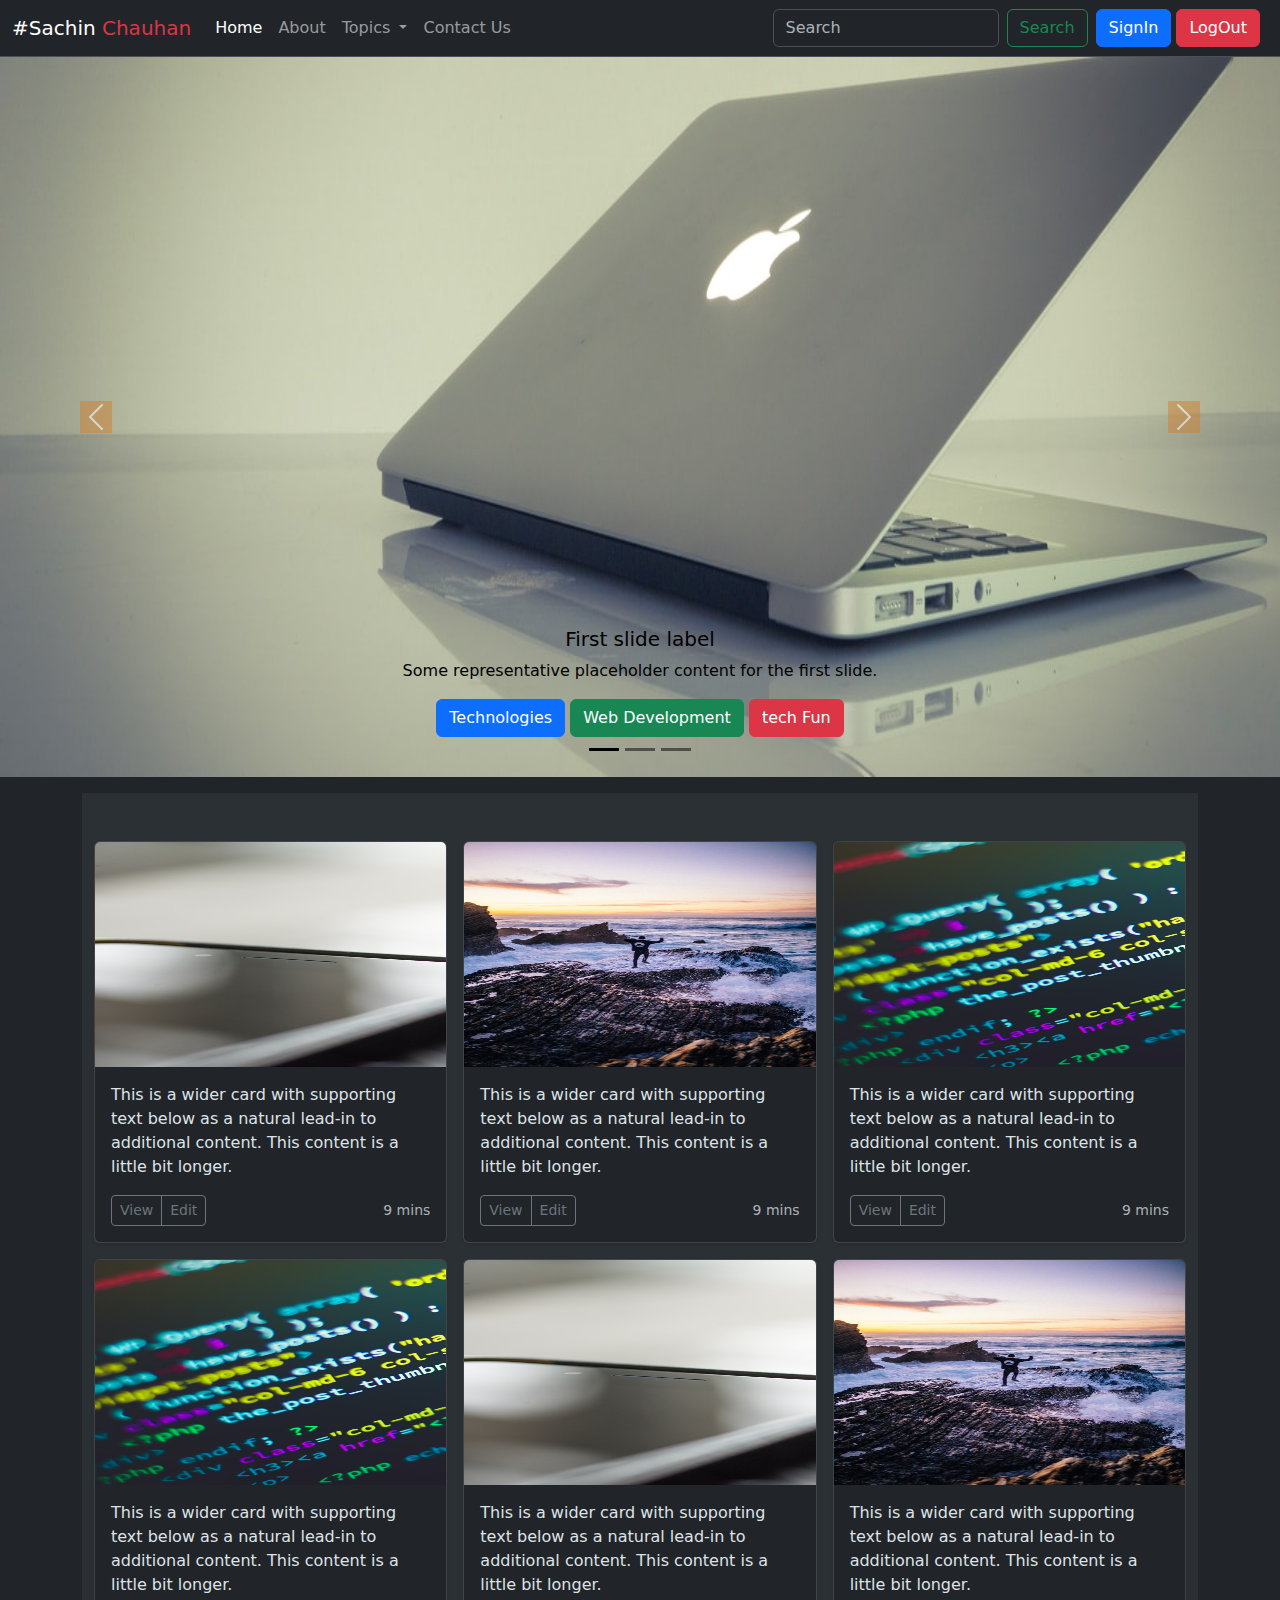
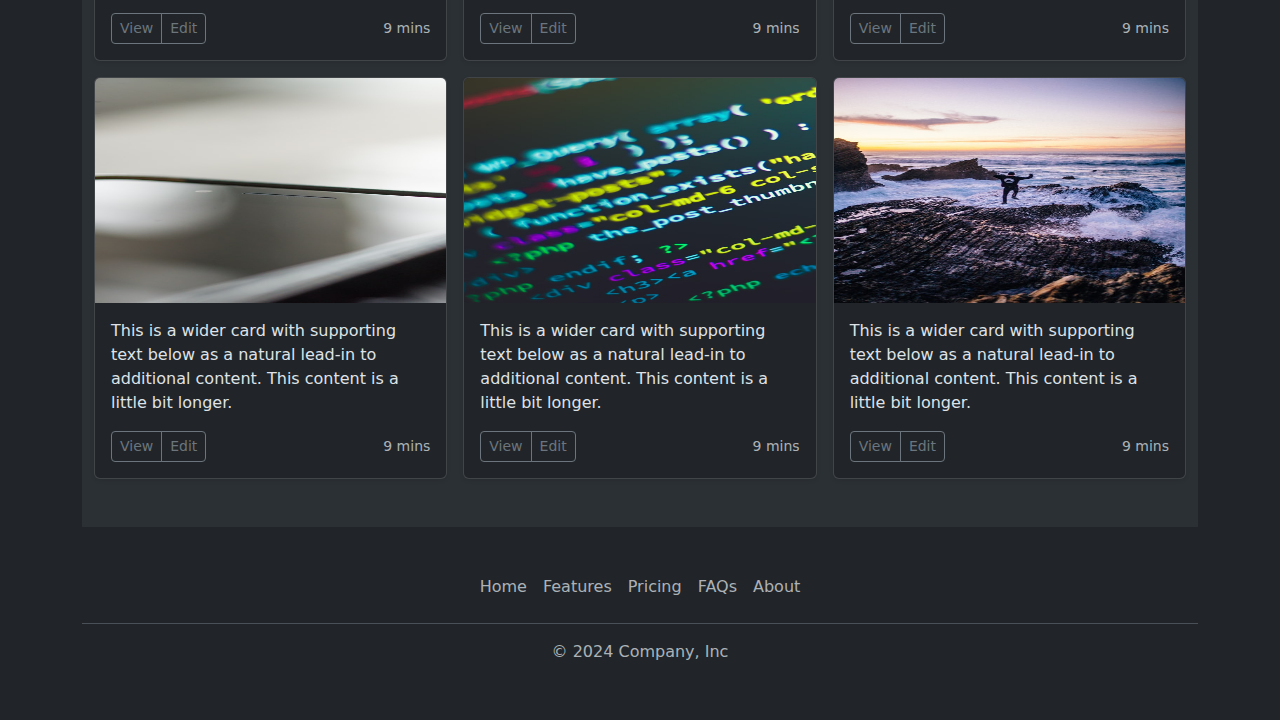
<file: index.html>
<!DOCTYPE html>
<html lang="en">
<head>
    <meta charset="UTF-8">
    <meta name="viewport" content="width=device-width, initial-scale=1.0">
    <title>Document</title>
    <link rel="stylesheet" href="css/bootstrap.css">
<link rel="stylesheet" href="css/style.css">
</head>
<body data-bs-theme="dark" id="bootstrap-overrides">

    <nav class="navbar navbar-expand-lg border-bottom bg-dark" data-bs-theme="dark">
        <div class="container-fluid">
          <a class="navbar-brand" href="#">#Sachin<span class="text-danger"> Chauhan</span></a>
          <button class="navbar-toggler" type="button" data-bs-toggle="collapse" data-bs-target="#navbarSupportedContent" aria-controls="navbarSupportedContent" aria-expanded="false" aria-label="Toggle navigation">
            <span class="navbar-toggler-icon"></span>
          </button>
          <div class="collapse navbar-collapse" id="navbarSupportedContent">
            <ul class="navbar-nav me-auto mb-2 mb-lg-0">
              <li class="nav-item">
                <a class="nav-link active" aria-current="page" href="./index10.html">Home</a>
              </li>
              <li class="nav-item">
                <a class="nav-link" href="./about.html">About</a>
              </li>
              <li class="nav-item dropdown">
                <a class="nav-link  dropdown-toggle" href="#" role="button" data-bs-toggle="dropdown" aria-expanded="false">
                  Topics
                </a>
                <ul class="dropdown-menu">
                  <li><a class="dropdown-item" href="#">Technologies</a></li>
                  <li><a class="dropdown-item" href="#">Web development</a></li>
                  <li><hr class="dropdown-divider"></li>
                  <li><a class="dropdown-item" href="#">Support</a></li>
                  <li><a class="dropdown-item" href="#">Write for us</a></li>
                </ul>
              </li>
              <!-- <li class="nav-item">
                <a class="nav-link disabled" aria-disabled="true">Disabled</a>
              </li> -->
              <li class="nav-item">
                <a class="nav-link" href="./contact.html">Contact Us</a>
              </li>
            </ul>
              <form class="d-flex" role="search">
                <input class="form-control me-2" type="search" placeholder="Search" aria-label="Search">
                <button class="btn btn-outline-success" type="submit">Search</button>
              </form>
              <div class="mx-2 ls">
                <button class="btn btn-primary" data-bs-toggle="modal" data-bs-target="#staticsignup">SignIn</button>
                <button class="btn btn-danger" data-bs-toggle="modal" data-bs-target="#staticlogout">LogOut</button>
              </div>
          </div>
        </div>
      </nav>
      
<!-- login modal -->
<div class="modal fade" id="staticsignup" data-bs-backdrop="static" data-bs-keyboard="false" tabindex="-1" aria-labelledby="staticBackdropLabel" aria-hidden="true">
<div class="modal-dialog modal-dialog-centered modal-dialog-scrollable" >
  <div class="modal-content">
    <div class="modal-header">
      <h1 class="modal-title fs-5" id="exampleModalCenteredScrollableTitle">Modal title</h1>
      <button type="button" class="btn-close" data-bs-dismiss="modal" aria-label="Close"></button>
    </div>
    <div class="modal-body">
      <p>This is some placeholder content to show a vertically centered modal. We've added some extra copy here to show how vertically centering the modal works when combined with scrollable modals. We also use some repeated line breaks to quickly extend the height of the content, thereby triggering the scrolling. When content becomes longer than the predefined max-height of modal, content will be cropped and scrollable within the modal.</p>
      <br><br><br><br><br><br><br><br><br><br>
      <p>Just like that.</p>
    </div>
    <div class="modal-footer">
      <button type="button" class="btn btn-secondary" data-bs-dismiss="modal">Close</button>
      <button type="button" class="btn btn-primary">Save changes</button>
    </div>
  </div>
</div>
</div>

<!-- logout modal -->
<div class="modal fade" id="staticlogout" data-bs-backdrop="static" data-bs-keyboard="false" tabindex="-1" aria-labelledby="staticBackdropLabel" aria-hidden="true">
  <div class="modal-dialog modal-dialog-centered modal-dialog-scrollable" >
    <div class="modal-content">
      <div class="modal-header">
        <h1 class="modal-title fs-5" id="exampleModalCenteredScrollableTitle">Modal title</h1>
        <button type="button" class="btn-close" data-bs-dismiss="modal" aria-label="Close"></button>
      </div>
      <div class="modal-body">
        <p>This is some placeholder content to show a vertically centered modal. We've added some extra copy here to show how vertically centering the modal works when combined with scrollable modals. We also use some repeated line breaks to quickly extend the height of the content, thereby triggering the scrolling. When content becomes longer than the predefined max-height of modal, content will be cropped and scrollable within the modal.</p>
        <br><br><br><br><br><br><br><br><br><br>
        <p>Just like that.</p>
      </div>
      <div class="modal-footer">
        <button type="button" class="btn btn-secondary" data-bs-dismiss="modal">Close</button>
        <button type="button" class="btn btn-primary">Save changes</button>
      </div>
    </div>
  </div>
  </div>







      <div id="carouselExampleCaptions" class="carousel slide carousel-fade">
        <div class="carousel-indicators">
          <button type="button" data-bs-target="#carouselExampleCaptions" data-bs-slide-to="0" class="active" aria-current="true" aria-label="Slide 1"></button>
          <button type="button" data-bs-target="#carouselExampleCaptions" data-bs-slide-to="1" aria-label="Slide 2"></button>
          <button type="button" data-bs-target="#carouselExampleCaptions" data-bs-slide-to="2" aria-label="Slide 3"></button>
        </div>
        <div class="carousel-inner">
          <div class="carousel-item active">
            <img src="image/1.jpg" class="d-block w-100" alt="...">
            <div class="carousel-caption d-none d-md-block">
              <h5>First slide label</h5>
              <p>Some representative placeholder content for the first slide.</p>
              <button class=" btn btn-primary">Technologies</button>
              <button class="btn btn-success">Web Development</button>
              <button class="btn btn-danger">tech Fun</button>
            </div>
          </div>
          <div class="carousel-item">
            <img src="image/2.jpg" class="d-block w-100" alt="...">
            <div class="carousel-caption d-none d-md-block">
              <h5>Second slide label</h5>
              <p>Some representative placeholder content for the second slide.</p>
              <button class=" btn btn-primary">Technologies</button>
              <button class="btn btn-success">Web Development</button>
              <button class="btn btn-danger">tech Fun</button>
            </div>
          </div>
          <div class="carousel-item">
            <img src="image/3.jpg" class="d-block w-100" alt="...">
            <div class="carousel-caption d-none d-md-block">
              <h5>Third slide label</h5>
              <p>Some representative placeholder content for the third slide.</p>
              <button class=" btn btn-primary">Technologies</button>
              <button class="btn btn-success">Web Development</button>
              <button class="btn btn-danger">tech Fun</button>
            </div>
          </div>
        </div>
        <button class="carousel-control-prev" type="button" data-bs-target="#carouselExampleCaptions" data-bs-slide="prev" id="prev">
          <span class="carousel-control-prev-icon" aria-hidden="true"></span>
          <span class="visually-hidden">Previous</span>
        </button>
        <button class="carousel-control-next" type="button" data-bs-target="#carouselExampleCaptions" data-bs-slide="next" id="next">
          <span class="carousel-control-next-icon" aria-hidden="true"></span>
          <span class="visually-hidden">Next</span>
        </button>
      </div>





<div class="container mt-3">

  <div class="album py-5 bg-body-tertiary">
    <div class="container">
  
      <div class="row row-cols-1 row-cols-sm-2 row-cols-md-3 g-3">
        <div class="col">
          <div class="card shadow-sm">
            <img src="image/thumb3.jpg" class="bd-placeholder-img card-img-top" width="100%" height="225" alt="">

            <div class="card-body">
              <p class="card-text">This is a wider card with supporting text below as a natural lead-in to additional content. This content is a little bit longer.</p>
              <div class="d-flex justify-content-between align-items-center">
                <div class="btn-group">
                  <button type="button" class="btn btn-sm btn-outline-secondary">View</button>
                  <button type="button" class="btn btn-sm btn-outline-secondary">Edit</button>
                </div>
                <small class="text-body-secondary">9 mins</small>
              </div>
            </div>
          </div>
        </div>
        <div class="col">
          <div class="card shadow-sm">
            <img src="image/thumb1.jpg" class="bd-placeholder-img card-img-top" width="100%" height="225" alt="">

            <div class="card-body">
              <p class="card-text">This is a wider card with supporting text below as a natural lead-in to additional content. This content is a little bit longer.</p>
              <div class="d-flex justify-content-between align-items-center">
                <div class="btn-group">
                  <button type="button" class="btn btn-sm btn-outline-secondary">View</button>
                  <button type="button" class="btn btn-sm btn-outline-secondary">Edit</button>
                </div>
                <small class="text-body-secondary">9 mins</small>
              </div>
            </div>
          </div>
        </div>
        <div class="col">
          <div class="card shadow-sm">
            <img src="image/thumb2.jpg" class="bd-placeholder-img card-img-top" width="100%" height="225" alt="">

            <div class="card-body">
              <p class="card-text">This is a wider card with supporting text below as a natural lead-in to additional content. This content is a little bit longer.</p>
              <div class="d-flex justify-content-between align-items-center">
                <div class="btn-group">
                  <button type="button" class="btn btn-sm btn-outline-secondary">View</button>
                  <button type="button" class="btn btn-sm btn-outline-secondary">Edit</button>
                </div>
                <small class="text-body-secondary">9 mins</small>
              </div>
            </div>
          </div>
        </div>
  
        <div class="col">
          <div class="card shadow-sm">
            <img src="image/thumb2.jpg" class="bd-placeholder-img card-img-top" width="100%" height="225" alt="">

            <div class="card-body">
              <p class="card-text">This is a wider card with supporting text below as a natural lead-in to additional content. This content is a little bit longer.</p>
              <div class="d-flex justify-content-between align-items-center">
                <div class="btn-group">
                  <button type="button" class="btn btn-sm btn-outline-secondary">View</button>
                  <button type="button" class="btn btn-sm btn-outline-secondary">Edit</button>
                </div>
                <small class="text-body-secondary">9 mins</small>
              </div>
            </div>
          </div>
        </div>
        <div class="col">
          <div class="card shadow-sm">
            <img src="image/thumb3.jpg" class="bd-placeholder-img card-img-top" width="100%" height="225" alt="">

            <div class="card-body">
              <p class="card-text">This is a wider card with supporting text below as a natural lead-in to additional content. This content is a little bit longer.</p>
              <div class="d-flex justify-content-between align-items-center">
                <div class="btn-group">
                  <button type="button" class="btn btn-sm btn-outline-secondary">View</button>
                  <button type="button" class="btn btn-sm btn-outline-secondary">Edit</button>
                </div>
                <small class="text-body-secondary">9 mins</small>
              </div>
            </div>
          </div>
        </div>
        <div class="col">
          <div class="card shadow-sm">
            <img src="image/thumb1.jpg" class="bd-placeholder-img card-img-top" width="100%" height="225" alt="">

            <div class="card-body">
              <p class="card-text">This is a wider card with supporting text below as a natural lead-in to additional content. This content is a little bit longer.</p>
              <div class="d-flex justify-content-between align-items-center">
                <div class="btn-group">
                  <button type="button" class="btn btn-sm btn-outline-secondary">View</button>
                  <button type="button" class="btn btn-sm btn-outline-secondary">Edit</button>
                </div>
                <small class="text-body-secondary">9 mins</small>
              </div>
            </div>
          </div>
        </div>
  
        <div class="col">
          <div class="card shadow-sm">
            <img src="image/thumb3.jpg" class="bd-placeholder-img card-img-top" width="100%" height="225" alt="">

            <div class="card-body">
              <p class="card-text">This is a wider card with supporting text below as a natural lead-in to additional content. This content is a little bit longer.</p>
              <div class="d-flex justify-content-between align-items-center">
                <div class="btn-group">
                  <button type="button" class="btn btn-sm btn-outline-secondary">View</button>
                  <button type="button" class="btn btn-sm btn-outline-secondary">Edit</button>
                </div>
                <small class="text-body-secondary">9 mins</small>
              </div>
            </div>
          </div>
        </div>
        <div class="col">
          <div class="card shadow-sm">
            <img src="image/thumb2.jpg" class="bd-placeholder-img card-img-top" width="100%" height="225" alt="">

            <div class="card-body">
              <p class="card-text">This is a wider card with supporting text below as a natural lead-in to additional content. This content is a little bit longer.</p>
              <div class="d-flex justify-content-between align-items-center">
                <div class="btn-group">
                  <button type="button" class="btn btn-sm btn-outline-secondary">View</button>
                  <button type="button" class="btn btn-sm btn-outline-secondary">Edit</button>
                </div>
                <small class="text-body-secondary">9 mins</small>
              </div>
            </div>
          </div>
        </div>
        <div class="col">
          <div class="card shadow-sm">
            <img src="image/thumb1.jpg" class="bd-placeholder-img card-img-top" width="100%" height="225" alt="">
         
            <div class="card-body">
              <p class="card-text">This is a wider card with supporting text below as a natural lead-in to additional content. This content is a little bit longer.</p>
              <div class="d-flex justify-content-between align-items-center">
                <div class="btn-group">
                  <button type="button" class="btn btn-sm btn-outline-secondary">View</button>
                  <button type="button" class="btn btn-sm btn-outline-secondary">Edit</button>
                </div>
                <small class="text-body-secondary">9 mins</small>
              </div>
            </div>
          </div>
        </div>
      </div>
    </div>
  </div>
</div>

<div class="container">
  <footer class="py-3 my-4">
    <ul class="nav justify-content-center border-bottom pb-3 mb-3">
      <li class="nav-item"><a href="#" class="nav-link px-2 text-body-secondary">Home</a></li>
      <li class="nav-item"><a href="#" class="nav-link px-2 text-body-secondary">Features</a></li>
      <li class="nav-item"><a href="#" class="nav-link px-2 text-body-secondary">Pricing</a></li>
      <li class="nav-item"><a href="#" class="nav-link px-2 text-body-secondary">FAQs</a></li>
      <li class="nav-item"><a href="#" class="nav-link px-2 text-body-secondary">About</a></li>
    </ul>
    <p class="text-center text-body-secondary">© 2024 Company, Inc</p>
  </footer>
</div>

</body>
<script src="js/bootstrap.bundle.min.js"></script>

</html>
</file>
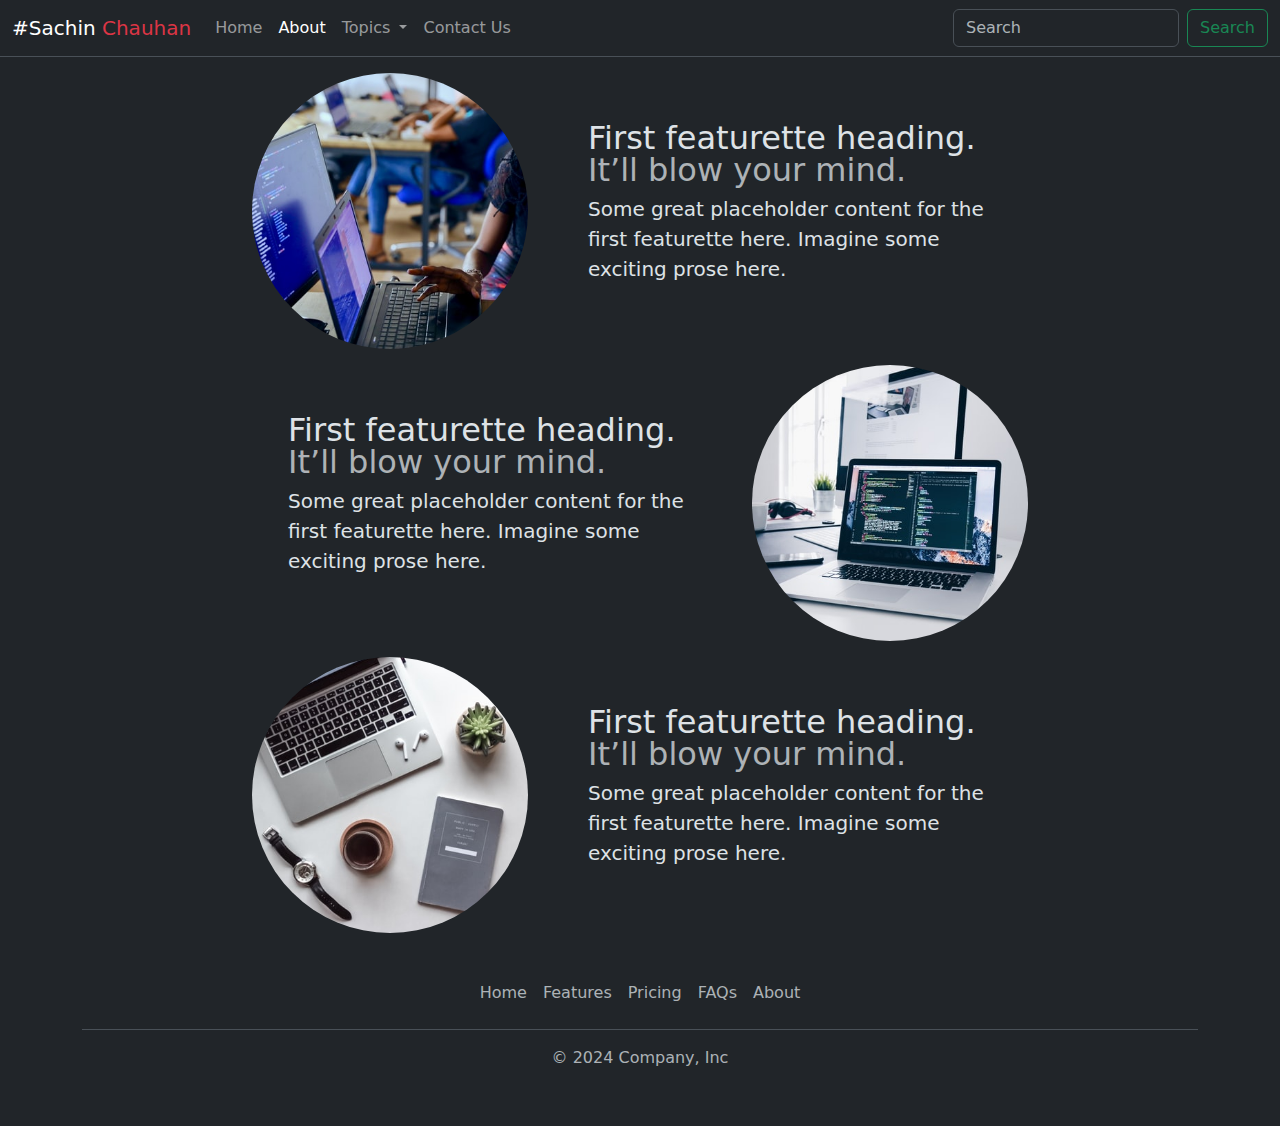
<file: about.html>
<!DOCTYPE html>
<html lang="en">
<head>
    <meta charset="UTF-8">
    <meta name="viewport" content="width=device-width, initial-scale=1.0">
    <title>Document</title>
    <link rel="stylesheet" href="css/bootstrap.css">
<link rel="stylesheet" href="css/style.css">

</head>
<body data-bs-theme="dark" id="bootstrap-overrides">
    
    <nav class="navbar navbar-expand-lg border-bottom bg-dark" data-bs-theme="dark">
        <div class="container-fluid">
          <a class="navbar-brand" href="#">#Sachin<span class="text-danger"> Chauhan</span></a>
          <button class="navbar-toggler" type="button" data-bs-toggle="collapse" data-bs-target="#navbarSupportedContent" aria-controls="navbarSupportedContent" aria-expanded="false" aria-label="Toggle navigation">
            <span class="navbar-toggler-icon"></span>
          </button>
          <div class="collapse navbar-collapse" id="navbarSupportedContent">
            <ul class="navbar-nav me-auto mb-2 mb-lg-0">
              <li class="nav-item">
                <a class="nav-link " aria-current="page" href="./index.html">Home</a>
              </li>
              <li class="nav-item">
                <a class="nav-link active" href="./about.html">About</a>
              </li>
              <li class="nav-item dropdown">
                <a class="nav-link dropdown-toggle" href="#" role="button" data-bs-toggle="dropdown" aria-expanded="false">
                  Topics
                </a>
                <ul class="dropdown-menu">
                  <li><a class="dropdown-item" href="#">Technologies</a></li>
                  <li><a class="dropdown-item" href="#">Web development</a></li>
                  <li><hr class="dropdown-divider"></li>
                  <li><a class="dropdown-item" href="#">Support</a></li>
                  <li><a class="dropdown-item" href="#">Write for us</a></li>
                </ul>
              </li>
              <!-- <li class="nav-item">
                <a class="nav-link disabled" aria-disabled="true">Disabled</a>
              </li> -->
              <li class="nav-item">
                <a class="nav-link" href="./contact.html">Contact Us</a>
              </li>
            </ul>
              <form class="d-flex" role="search">
                <input class="form-control me-2" type="search" placeholder="Search" aria-label="Search">
                <button class="btn btn-outline-success" type="submit">Search</button>
              </form>
          </div>
        </div>
      </nav>
<div class="container-md">

    <div class="row featurette mt-3 justify-content-center"   >
      <div class="col-md-7  d-flex flex-column justify-content-center  order-md-2 order-lg-2 p-5 order-2 para" >
        <h2 class="featurette-heading fw-normal lh-1">First featurette heading. <span class="text-body-secondary">It’ll blow your mind.</span></h2>
        <p class="lead">Some great placeholder content for the first featurette here. Imagine some exciting prose here.</p>
      </div>
      <div class="col-md-5 order-md-1 order-lg-1 order-1 column" >
        <img src="image/about-1.jpg"class="bd-placeholder-img bd-placeholder-img-lg featurette-image img-fluid mx-auto  rounded-circle" alt="">
      </div>
    </div>

    <div class="row featurette mt-3 justify-content-center">
        <div class="col-md-7 d-flex flex-column justify-content-center order-md-2 order-lg-1 order-2  p-5 para">
          <h2 class="featurette-heading fw-normal lh-1">First featurette heading. <span class="text-body-secondary">It’ll blow your mind.</span></h2>
          <p class="lead">Some great placeholder content for the first featurette here. Imagine some exciting prose here.</p>
        </div>
        <div class="col-md-5 order-md-1 order-lg-1 order-1 column">
          <img src="image/about-2.jpg"class="bd-placeholder-img bd-placeholder-img-lg featurette-image img-fluid mx-auto rounded-circle" alt="">
        </div>
      </div>

      <div class="row featurette mt-3 justify-content-center"  >
        <div class="col-md-7 d-flex flex-column justify-content-center order-md-2 order-lg-2 order-2  p-5 para">
          <h2 class="featurette-heading fw-normal lh-1">First featurette heading. <span class="text-body-secondary">It’ll blow your mind.</span></h2>
          <p class="lead">Some great placeholder content for the first featurette here. Imagine some exciting prose here.</p>
        </div>
        <div class="col-md-5 order-md-1 order-lg-1 order-1 column" >
          <img src="image/about-3.jpg"class="bd-placeholder-img bd-placeholder-img-lg featurette-image img-fluid mx-auto rounded-circle" alt="">
        </div>
      </div>
</div>


<div class="container">
  <footer class="py-3 my-4">
    <ul class="nav justify-content-center border-bottom pb-3 mb-3">
      <li class="nav-item"><a href="#" class="nav-link px-2 text-body-secondary">Home</a></li>
      <li class="nav-item"><a href="#" class="nav-link px-2 text-body-secondary">Features</a></li>
      <li class="nav-item"><a href="#" class="nav-link px-2 text-body-secondary">Pricing</a></li>
      <li class="nav-item"><a href="#" class="nav-link px-2 text-body-secondary">FAQs</a></li>
      <li class="nav-item"><a href="#" class="nav-link px-2 text-body-secondary">About</a></li>
    </ul>
    <p class="text-center text-body-secondary">© 2024 Company, Inc</p>
  </footer>
</div>
</body>
<script src="js/bootstrap.bundle.min.js"></script>
</html>
</file>
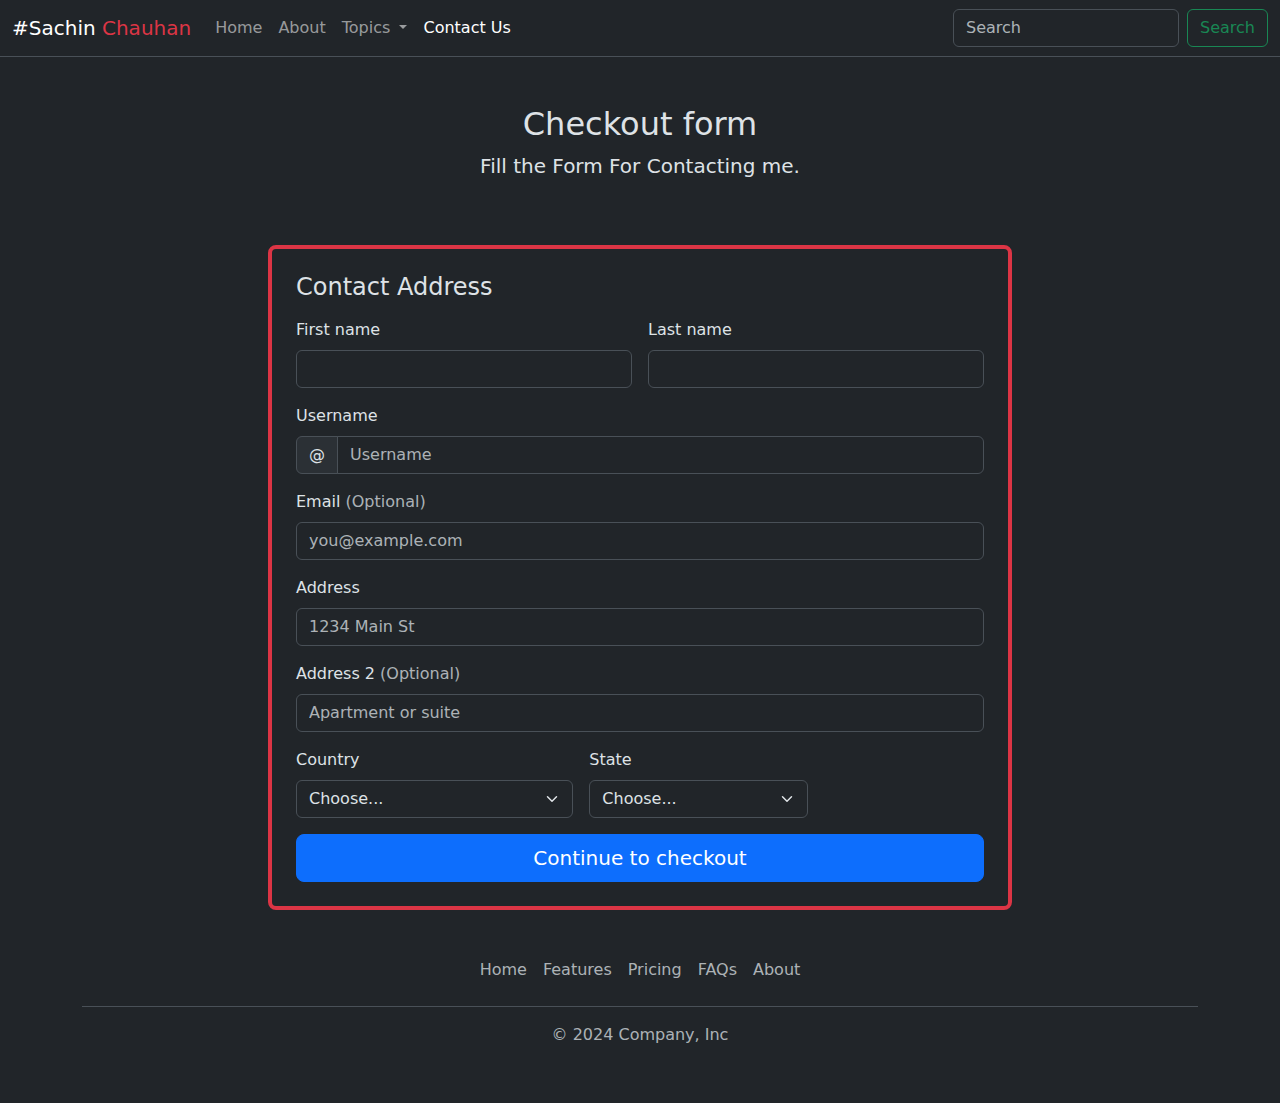
<file: contact.html>
<!DOCTYPE html>
<html lang="en">
<head>
    <meta charset="UTF-8">
    <meta name="viewport" content="width=device-width, initial-scale=1.0">
    <title>Document</title>
    <link rel="stylesheet" href="css/bootstrap.css">
<link rel="stylesheet" href="css/style.css">
</head>
<body data-bs-theme="dark" id="bootstrap-overrides">

    <nav class="navbar navbar-expand-lg border-bottom bg-dark" data-bs-theme="dark">
        <div class="container-fluid">
          <a class="navbar-brand" href="#">#Sachin<span class="text-danger"> Chauhan</span></a>
          <button class="navbar-toggler" type="button" data-bs-toggle="collapse" data-bs-target="#navbarSupportedContent" aria-controls="navbarSupportedContent" aria-expanded="false" aria-label="Toggle navigation">
            <span class="navbar-toggler-icon"></span>
          </button>
          <div class="collapse navbar-collapse" id="navbarSupportedContent">
            <ul class="navbar-nav me-auto mb-2 mb-lg-0">
              <li class="nav-item">
                <a class="nav-link " aria-current="page" href="./index.html">Home</a>
              </li>
              <li class="nav-item">
                <a class="nav-link" href="./about.html">About</a>
              </li>
              <li class="nav-item dropdown">
                <a class="nav-link dropdown-toggle" href="#" role="button" data-bs-toggle="dropdown" aria-expanded="false">
                  Topics
                </a>
                <ul class="dropdown-menu">
                  <li><a class="dropdown-item" href="#">Technologies</a></li>
                  <li><a class="dropdown-item" href="#">Web development</a></li>
                  <li><hr class="dropdown-divider"></li>
                  <li><a class="dropdown-item" href="#">Support</a></li>
                  <li><a class="dropdown-item" href="#">Write for us</a></li>
                </ul>
              </li>
              <!-- <li class="nav-item">
                <a class="nav-link disabled" aria-disabled="true">Disabled</a>
              </li> -->
              <li class="nav-item">
                <a class="nav-link active" href="./contact.html">Contact Us</a>
              </li>
            </ul>
              <form class="d-flex" role="search">
                <input class="form-control me-2" type="search" placeholder="Search" aria-label="Search">
                <button class="btn btn-outline-success" type="submit">Search</button>
              </form>
          </div>
        </div>
      </nav>

    
      
<div class="container">
    <div class="py-5 text-center">
     
        <h2>Checkout form</h2>
        <p class="lead">Fill the Form For Contacting me.</p>
      </div>
    <div class="col-md-7 col-lg-8  mx-auto border border-4 rounded-3 border-danger p-4">
        <h4 class="mb-3">Contact Address</h4>
        <form class="needs-validation" novalidate="">
          <div class="row g-3">
            <div class="col-sm-6">
              <label for="firstName" class="form-label">First name</label>
              <input type="text" class="form-control" id="firstName" placeholder="" value="" required="">
              <div class="invalid-feedback">
                Valid first name is required.
              </div>
            </div>

            <div class="col-sm-6">
              <label for="lastName" class="form-label">Last name</label>
              <input type="text" class="form-control" id="lastName" placeholder="" value="" required="">
              <div class="invalid-feedback">
                Valid last name is required.
              </div>
            </div>

            <div class="col-12">
              <label for="username" class="form-label">Username</label>
              <div class="input-group has-validation">
                <span class="input-group-text">@</span>
                <input type="text" class="form-control" id="username" placeholder="Username" required="">
              <div class="invalid-feedback">
                  Your username is required.
                </div>
              </div>
            </div>

            <div class="col-12">
              <label for="email" class="form-label">Email <span class="text-body-secondary">(Optional)</span></label>
              <input type="email" class="form-control" id="email" placeholder="you@example.com">
              <div class="invalid-feedback">
                Please enter a valid email address for shipping updates.
              </div>
            </div>

            <div class="col-12">
              <label for="address" class="form-label">Address</label>
              <input type="text" class="form-control" id="address" placeholder="1234 Main St" required="">
              <div class="invalid-feedback">
                Please enter your shipping address.
              </div>
            </div>

            <div class="col-12">
              <label for="address2" class="form-label">Address 2 <span class="text-body-secondary">(Optional)</span></label>
              <input type="text" class="form-control" id="address2" placeholder="Apartment or suite">
            </div>

            <div class="col-md-5">
              <label for="country" class="form-label">Country</label>
              <select class="form-select" id="country" required="">
                <option value="">Choose...</option>
                <option>United States</option>
              </select>
              <div class="invalid-feedback">
                Please select a valid country.
              </div>
            </div>

            <div class="col-md-4">
              <label for="state" class="form-label">State</label>
              <select class="form-select" id="state" required="">
                <option value="">Choose...</option>
                <option>California</option>
              </select>
              <div class="invalid-feedback">
                Please provide a valid state.
              </div>
            </div>

            </div>
            <button class="w-100 btn btn-primary btn-lg mt-3" type="submit">Continue to checkout</button>
          </div>

         

        </form>
      </div>
   
   
</div>



<div class="container">
    <footer class="py-3 my-4">
      <ul class="nav justify-content-center border-bottom pb-3 mb-3">
        <li class="nav-item"><a href="#" class="nav-link px-2 text-body-secondary">Home</a></li>
        <li class="nav-item"><a href="#" class="nav-link px-2 text-body-secondary">Features</a></li>
        <li class="nav-item"><a href="#" class="nav-link px-2 text-body-secondary">Pricing</a></li>
        <li class="nav-item"><a href="#" class="nav-link px-2 text-body-secondary">FAQs</a></li>
        <li class="nav-item"><a href="#" class="nav-link px-2 text-body-secondary">About</a></li>
      </ul>
      <p class="text-center text-body-secondary">© 2024 Company, Inc</p>
    </footer>
  </div>
      </body>
      <script src="js/bootstrap.bundle.min.js"></script>
      
      </html>
</file>
<file: css/style.css>
/* .:root{
    --bg-color:red;
    yeh hai globla  ese hum kahi bhi use ker sakte hai
}
.box{
    --leg-color:blue;
    ese hum bus es classk ke ander hi use ker sakte hai bahar nahi ese children per bhi use ker sakte hai}  */
    *{
        margin: 0;padding: 0;box-sizing: border-box;
    }
    .carousel-item{
        width: 100%;
        height: 80vh;
    }
    .carousel-item img{
        width: 100%;
        height: 100%;
    }
 
    #bootstrap-overrides #carouselExampleCaptions .carousel-control-prev .carousel-control-prev-icon,#bootstrap-overrides #carouselExampleCaptions .carousel-control-next .carousel-control-next-icon{
filter: none; 

background-color: rgb(205, 128, 50);
    } 
#aboutrow{
    margin: 0px;
    padding: 0px;
    
}

.column{
    flex:0 0 300px;
}
.column img{
    width: 100%;
    height: 100%;
}
#bootstrap-overrides .para{
    flex:0 0 500px;
}


@media only screen and (max-width:991px) {
    .ls{
        margin-top: 10px;
    }
    
}
</file>
